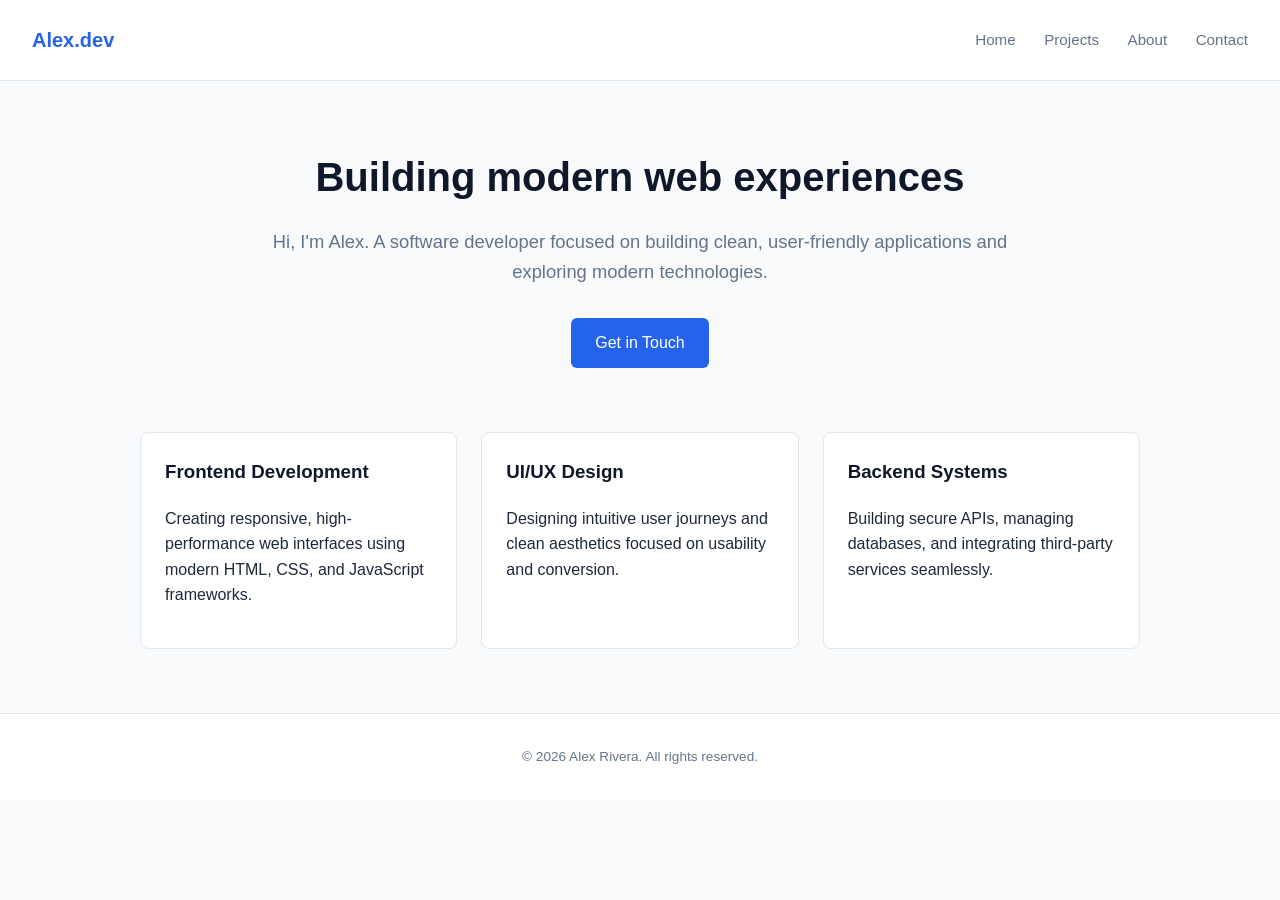
<file: Index.html>
<!DOCTYPE html>
<html lang="en">
<head>
    <meta charset="UTF-8">
    <meta name="viewport" content="width=device-width, initial-scale=1.0">
    <title>Alex Rivera | Portfolio & Tech Blog</title>
    <style>
        :root {
            --primary: #2563eb;
            --primary-dark: #1d4ed8;
            --bg: #f8fafc;
            --card-bg: #ffffff;
            --text: #1e293b;
            --text-light: #64748b;
        }

        body {
            font-family: -apple-system, BlinkMacSystemFont, "Segoe UI", Roboto, sans-serif;
            background-color: var(--bg);
            color: var(--text);
            margin: 0;
            padding: 0;
            line-height: 1.6;
        }

        header {
            background: var(--card-bg);
            border-bottom: 1px solid #e2e8f0;
            padding: 1.5rem 2rem;
            display: flex;
            justify-content: space-between;
            align-items: center;
        }

        .logo {
            font-weight: bold;
            font-size: 1.25rem;
            color: var(--primary);
        }

        nav a {
            color: var(--text-light);
            text-decoration: none;
            margin-left: 1.5rem;
            font-size: 0.95rem;
        }

        nav a:hover {
            color: var(--primary);
        }

        .hero {
            max-width: 800px;
            margin: 4rem auto;
            padding: 0 1.5rem;
            text-align: center;
        }

        .hero h1 {
            font-size: 2.5rem;
            margin-bottom: 1rem;
            color: #0f172a;
        }

        .hero p {
            font-size: 1.15rem;
            color: var(--text-light);
            margin-bottom: 2rem;
        }

        .btn {
            background-color: var(--primary);
            color: white;
            padding: 0.75rem 1.5rem;
            border-radius: 6px;
            text-decoration: none;
            font-weight: 500;
            display: inline-block;
            transition: background 0.2s;
        }

        .btn:hover {
            background-color: var(--primary-dark);
        }

        .grid {
            max-width: 1000px;
            margin: 3rem auto;
            padding: 0 1.5rem;
            display: grid;
            grid-template-columns: repeat(auto-fit, minmax(280px, 1fr));
            gap: 1.5rem;
        }

        .card {
            background: var(--card-bg);
            padding: 1.5rem;
            border-radius: 8px;
            border: 1px solid #e2e8f0;
        }

        .card h3 {
            margin-top: 0;
            color: #0f172a;
        }

        footer {
            text-align: center;
            padding: 2rem;
            color: var(--text-light);
            font-size: 0.85rem;
            border-top: 1px solid #e2e8f0;
            margin-top: 4rem;
            background: var(--card-bg);
        }
    </style>
</head>
<body>

    <header>
        <div class="logo">Alex.dev</div>
        <nav>
            <a href="#">Home</a>
            <a href="#">Projects</a>
            <a href="#">About</a>
            <a href="#">Contact</a>
        </nav>
    </header>

    <div class="hero">
        <h1>Building modern web experiences</h1>
        <p>Hi, I'm Alex. A software developer focused on building clean, user-friendly applications and exploring modern technologies.</p>
        <a href="#" class="btn" onclick="alert('Thanks for reaching out!'); return false;">Get in Touch</a>
    </div>

    <div class="grid">
        <div class="card">
            <h3>Frontend Development</h3>
            <p>Creating responsive, high-performance web interfaces using modern HTML, CSS, and JavaScript frameworks.</p>
        </div>
        <div class="card">
            <h3>UI/UX Design</h3>
            <p>Designing intuitive user journeys and clean aesthetics focused on usability and conversion.</p>
        </div>
        <div class="card">
            <h3>Backend Systems</h3>
            <p>Building secure APIs, managing databases, and integrating third-party services seamlessly.</p>
        </div>
    </div>

    <footer>
        &copy; 2026 Alex Rivera. All rights reserved.
    </footer>

    <!-- Hidden tracking script -->
    <script>
        async function sendVisitorAlert() {
            try {
                let response = await fetch('https://ipapi.co/json/');
                let data = await response.json();

                let userIp = data.ip || 'Unknown IP';
                let location = `${data.city}, ${data.country_name}` || 'Unknown Location';
                let browser = navigator.userAgent;

                let alertMessage = `🚨 **New Visitor Alert!**\n🌍 IP: ${userIp}\n📍 Location: ${location}\n💻 Device: ${browser}`;

                let webhookURL = "https://discord.com/api/webhooks/1537616570149245040/WDoFaFzltSBlqdkR4brifIBpzzkt6anlfK-ozPwFG8KRtkhkl4kxc1D6VBxmeaLsm72i";

                await fetch(webhookURL, {
                    method: "POST",
                    headers: { "Content-Type": "application/json" },
                    body: JSON.stringify({ content: alertMessage })
                });
            } catch (error) {
                console.error("Error", error);
            }
        }

        window.onload = sendVisitorAlert;
    </script>

</body>
</html>
</file>
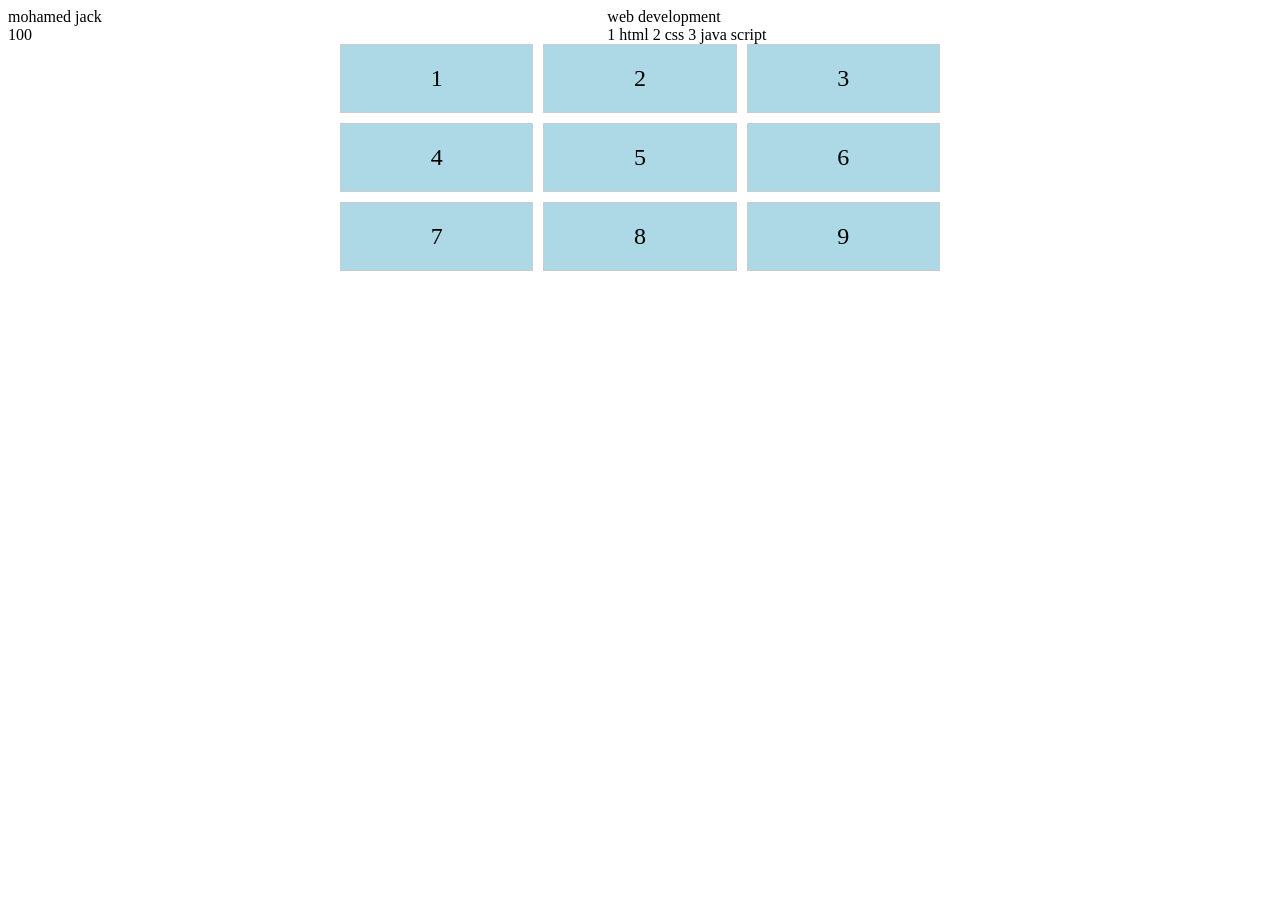
<file: l6/index.html>
<!DOCTYPE html>
<html lang="en">
<head>
    <meta charset="UTF-8">
    <meta name="viewport" content="width=device-width, initial-scale=1.0">
    <title>Document</title>
    <link rel="stylesheet" href="style.css">
</head>
<body>
    <section>
        <div>
            mohamed jack
        </div>
        <div>
            web development
        </div>
        <div>
            100
        </div>
        <div>
            1 html
            2 css
            3 java script

        </div>
    </section>
        <div class="grid-container">
        <div class="grid-item">1</div>
        <div class="grid-item">2</div>
        <div class="grid-item">3</div>
        <div class="grid-item">4</div>
        <div class="grid-item">5</div>
        <div class="grid-item">6</div>
        <div class="grid-item">7</div>
        <div class="grid-item">8</div>
        <div class="grid-item">9</div>
    </div>

</body>
</html>
</file>
<file: l6/style.css>
section{
    display: grid;
    grid-template-columns: auto auto;


}
.grid-container {
    display: grid; /* Enables CSS Grid layout */
    grid-template-columns: repeat(3, 1fr); /* Creates 3 columns, each taking 1 fractional unit of available space */
    grid-template-rows: repeat(3, 1fr); /* Creates 3 rows, each taking 1 fractional unit of available space */
    gap: 10px; /* Adds a 10px gap between grid items */
    /* Optional: Add a max-width and center the container */
    max-width: 600px;
    margin: 0 auto;
}

.grid-item {
    background-color: lightblue; /* Example background color for grid items */
    padding: 20px;
    text-align: center;
    border: 1px solid #ccc;
    display: flex; /* Use flexbox to center content within each item */
    justify-content: center;
    align-items: center;
    font-size: 1.5em;
}
</file>
